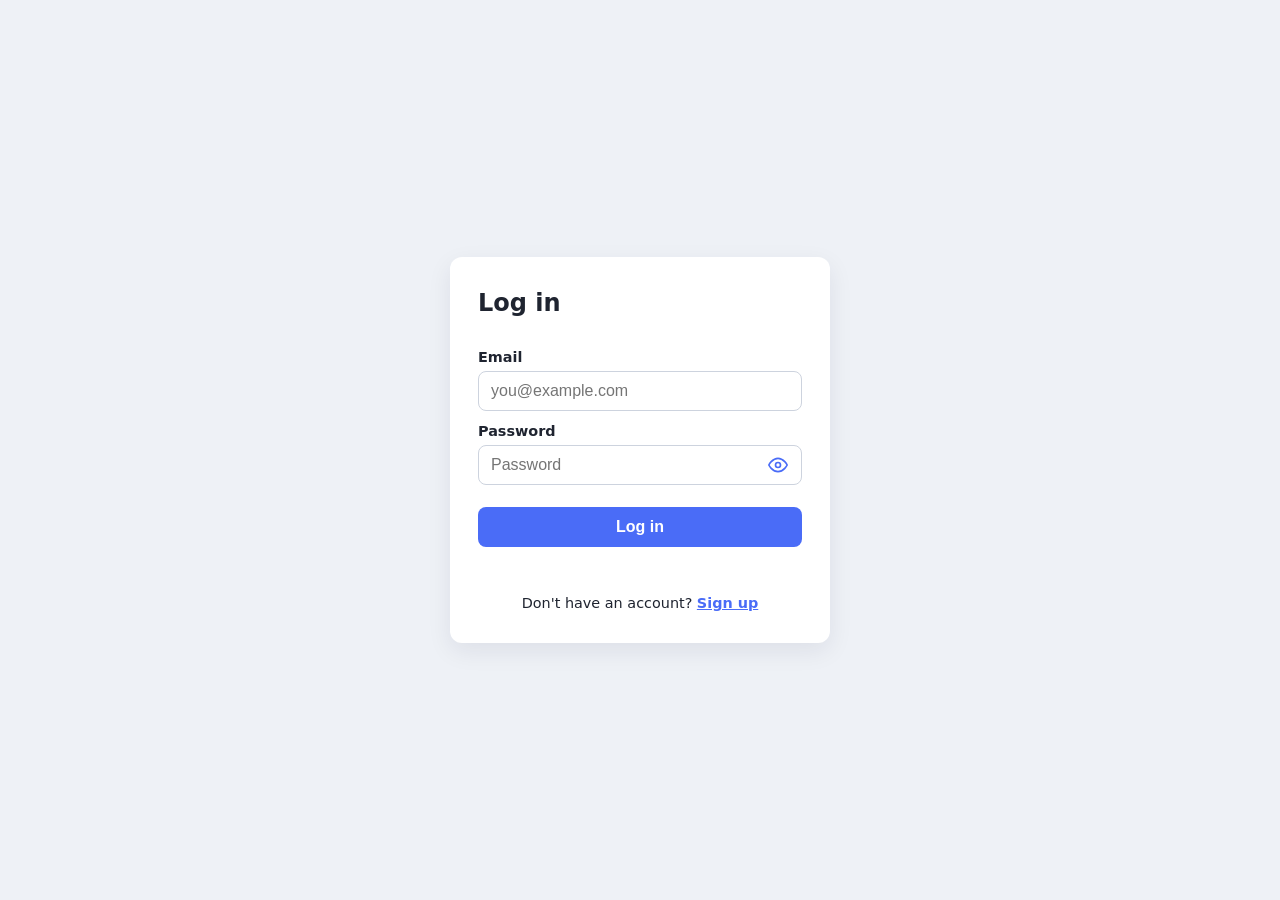
<file: index.html>
<!doctype html>
<html lang="en">
<head>
  <meta charset="utf-8">
  <meta name="viewport" content="width=device-width, initial-scale=1">
  <title>Login | Dummy Site</title>
  <link rel="stylesheet" href="styles.css">
</head>
<body>
  <main class="card">
    <h1>Log in</h1>
    <form id="login-form" novalidate>
      <label for="login-email">Email</label>
      <input type="text" id="login-email" name="email" placeholder="you@example.com" autocomplete="email">

      <label for="login-password">Password</label>
      <div class="password-wrap">
        <input type="password" id="login-password" name="password" placeholder="Password" autocomplete="current-password">
        <button type="button" class="toggle" data-target="login-password" aria-label="Show password"></button>
      </div>

      <button type="submit" class="primary">Log in</button>
      <p class="message" id="login-message" role="status"></p>
    </form>
    <p class="switch">Don't have an account? <a href="signup.html">Sign up</a></p>
  </main>
  <script src="script.js"></script>
</body>
</html>
</file>
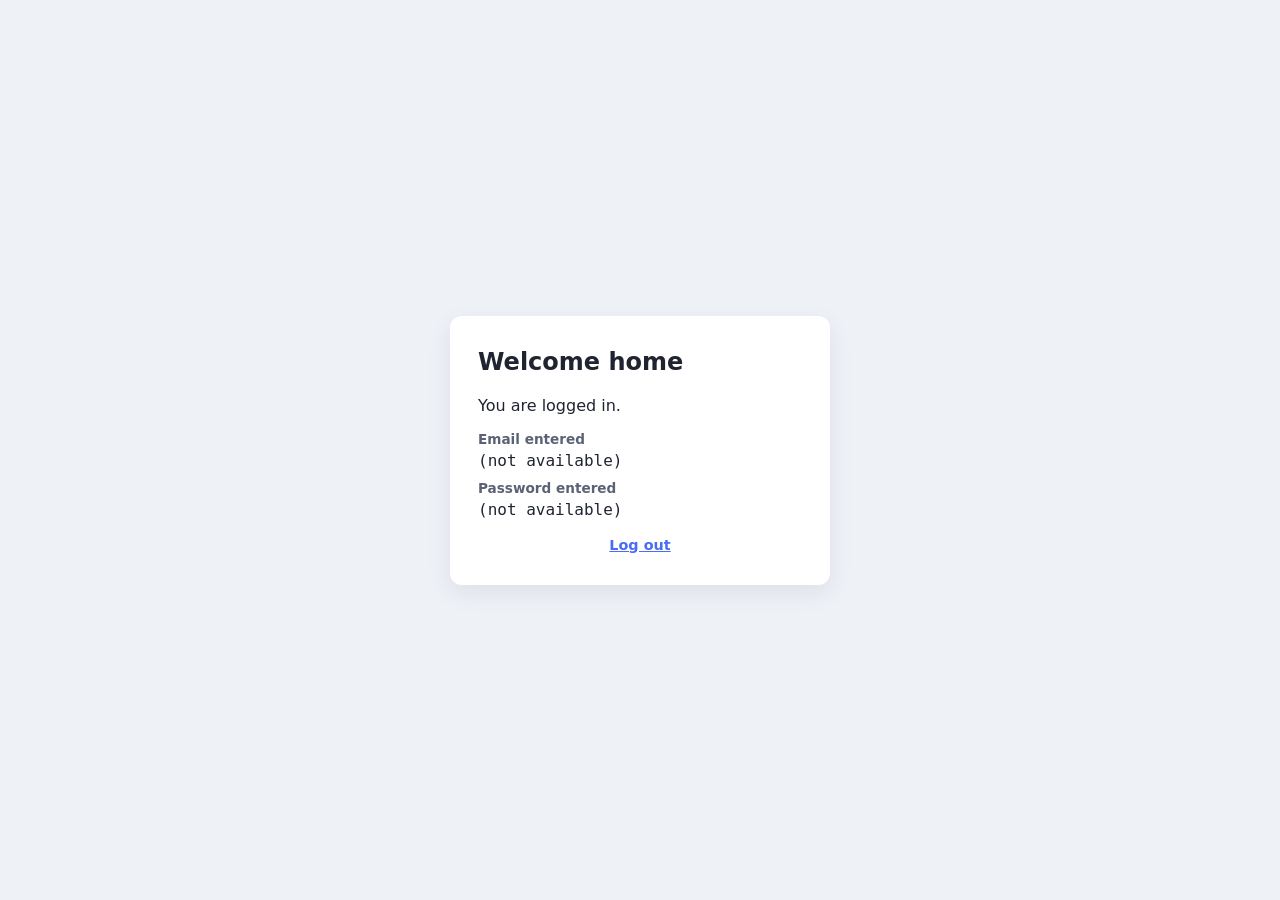
<file: home.html>
<!doctype html>
<html lang="en">
<head>
  <meta charset="utf-8">
  <meta name="viewport" content="width=device-width, initial-scale=1">
  <title>Home | Dummy Site</title>
  <link rel="stylesheet" href="styles.css">
</head>
<body>
  <main class="card">
    <h1>Welcome home</h1>
    <p>You are logged in.</p>
    <dl class="entered">
      <dt>Email entered</dt>
      <dd id="entered-email"></dd>
      <dt>Password entered</dt>
      <dd id="entered-password"></dd>
    </dl>
    <p class="switch"><a href="index.html">Log out</a></p>
  </main>
  <script src="script.js"></script>
</body>
</html>
</file>
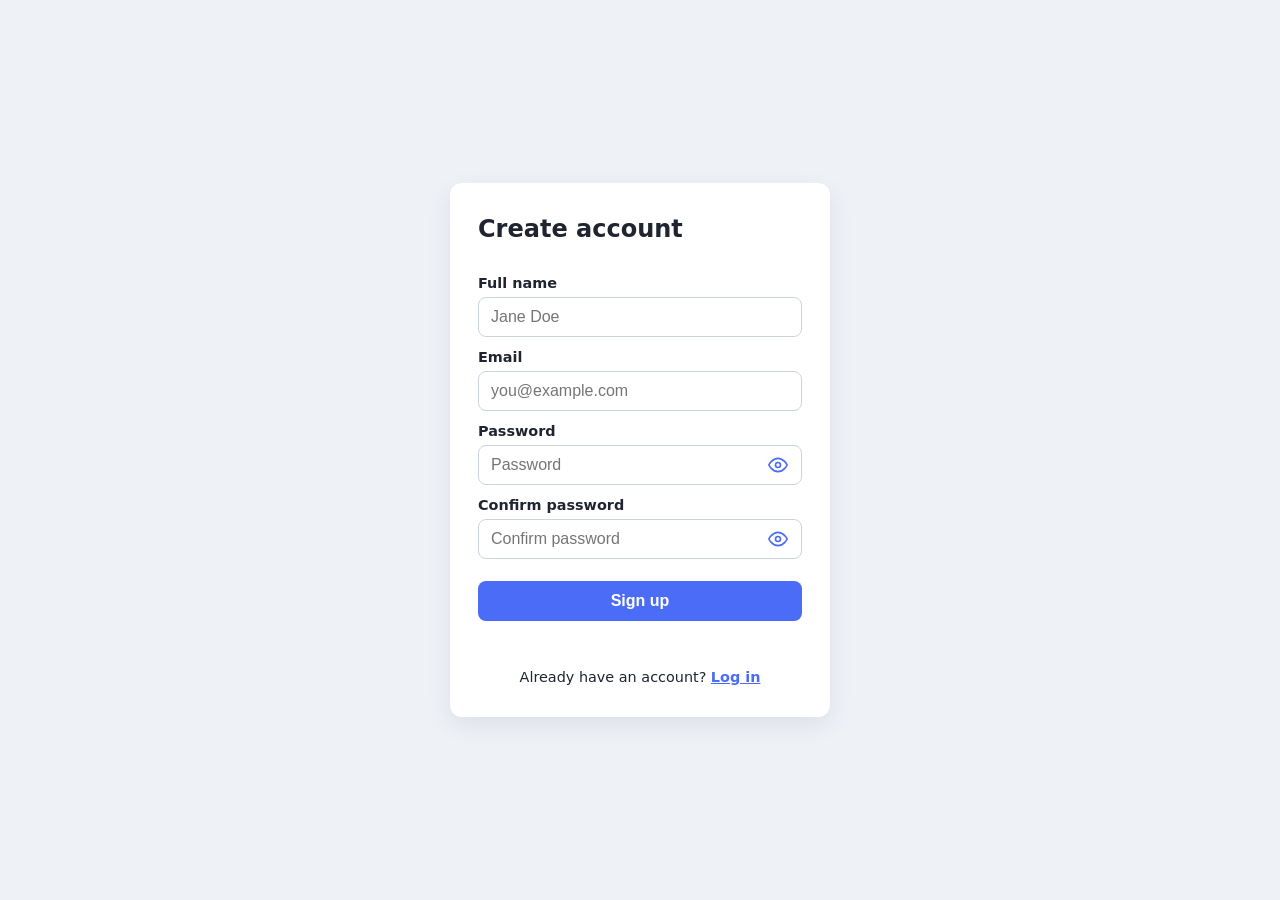
<file: signup.html>
<!doctype html>
<html lang="en">
<head>
  <meta charset="utf-8">
  <meta name="viewport" content="width=device-width, initial-scale=1">
  <title>Sign up | Dummy Site</title>
  <link rel="stylesheet" href="styles.css">
</head>
<body>
  <main class="card">
    <h1>Create account</h1>
    <form id="signup-form" novalidate>
      <label for="signup-name">Full name</label>
      <input type="text" id="signup-name" name="name" placeholder="Jane Doe" autocomplete="name">

      <label for="signup-email">Email</label>
      <input type="text" id="signup-email" name="email" placeholder="you@example.com" autocomplete="email">

      <label for="signup-password">Password</label>
      <div class="password-wrap">
        <input type="password" id="signup-password" name="password" placeholder="Password" autocomplete="new-password">
        <button type="button" class="toggle" data-target="signup-password" aria-label="Show password"></button>
      </div>

      <label for="signup-confirm">Confirm password</label>
      <div class="password-wrap">
        <input type="password" id="signup-confirm" name="confirmPassword" placeholder="Confirm password" autocomplete="new-password">
        <button type="button" class="toggle" data-target="signup-confirm" aria-label="Show confirm password"></button>
      </div>

      <button type="submit" class="primary">Sign up</button>
      <p class="message" id="signup-message" role="status"></p>
    </form>
    <p class="switch">Already have an account? <a href="index.html">Log in</a></p>
  </main>
  <script src="script.js"></script>
</body>
</html>
</file>
<file: styles.css>
* { box-sizing: border-box; }
body {
  margin: 0;
  min-height: 100vh;
  display: grid;
  place-items: center;
  font-family: system-ui, -apple-system, "Segoe UI", sans-serif;
  background: #eef1f6;
  color: #1f2430;
  padding: 16px;
}
.card {
  width: 100%;
  max-width: 380px;
  background: #fff;
  border-radius: 12px;
  padding: 32px 28px;
  box-shadow: 0 8px 24px rgba(20, 30, 60, 0.08);
}
h1 { margin: 0 0 20px; font-size: 1.5rem; }
form { display: flex; flex-direction: column; }
label { font-size: 0.9rem; font-weight: 600; margin: 12px 0 6px; }
input {
  width: 100%;
  padding: 10px 12px;
  border: 1px solid #cdd3de;
  border-radius: 8px;
  font-size: 1rem;
}
input:focus { outline: 2px solid #4a6cf7; border-color: transparent; }
.password-wrap { position: relative; }
.password-wrap input { padding-right: 44px; }
.toggle {
  position: absolute;
  right: 6px;
  top: 50%;
  transform: translateY(-50%);
  border: 0;
  background: none;
  color: #4a6cf7;
  font-weight: 600;
  cursor: pointer;
  padding: 6px 8px;
  display: flex;
  align-items: center;
}
.primary {
  margin-top: 22px;
  padding: 11px;
  border: 0;
  border-radius: 8px;
  background: #4a6cf7;
  color: #fff;
  font-size: 1rem;
  font-weight: 600;
  cursor: pointer;
}
.primary:hover { background: #3a58d6; }
.message { min-height: 1.2em; margin: 12px 0 0; font-size: 0.9rem; color: #1b7a3d; }
.switch { margin: 18px 0 0; text-align: center; font-size: 0.9rem; }
.switch a { color: #4a6cf7; font-weight: 600; }
.entered { margin: 16px 0 0; }
.entered dt { font-size: 0.85rem; font-weight: 600; color: #5a6275; margin-top: 10px; }
.entered dd { margin: 4px 0 0; font-family: ui-monospace, monospace; word-break: break-all; }
</file>
